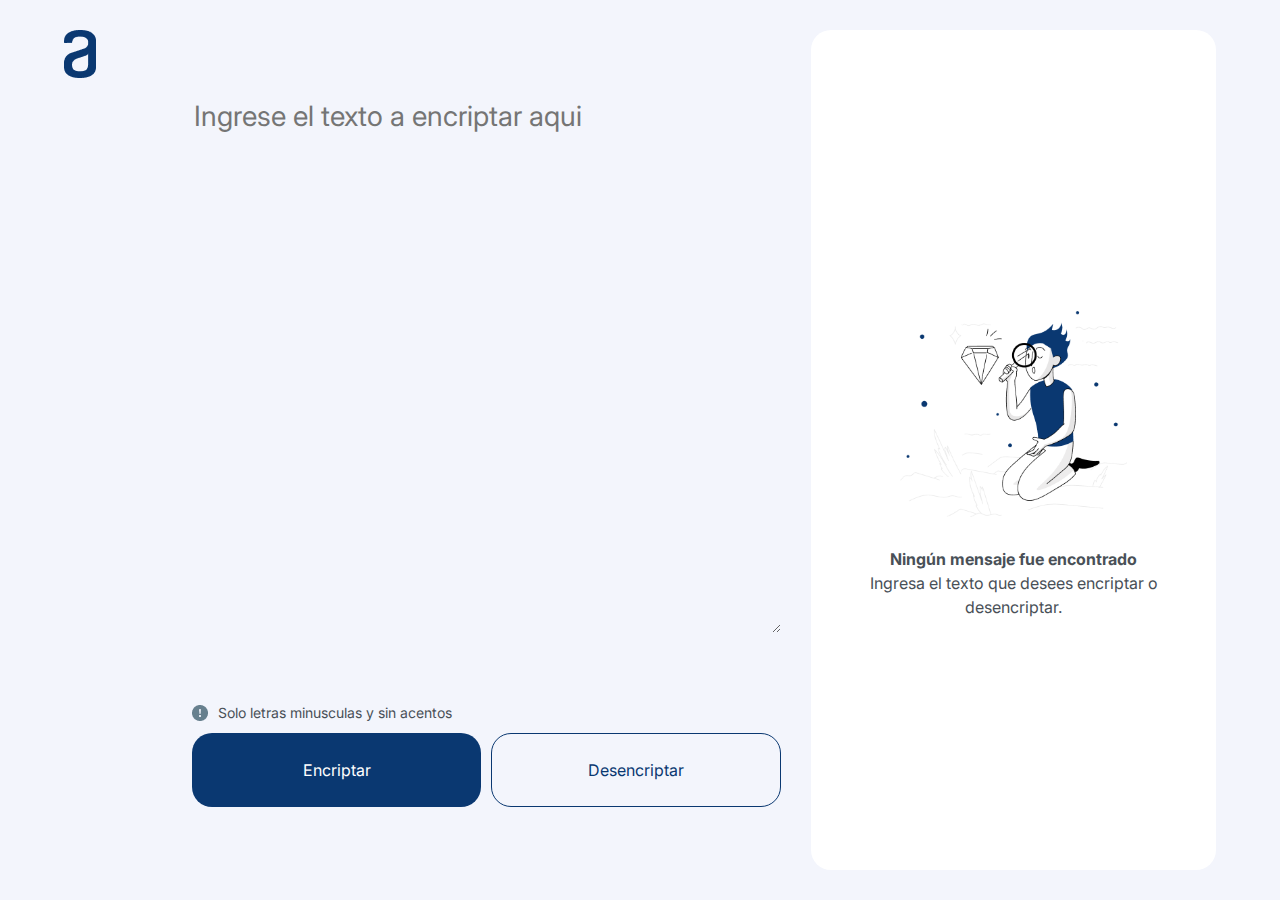
<file: src/index.html>
<!DOCTYPE html>
<html lang="en">
<head>
    <meta charset="UTF-8">
    <meta name="viewport" content="width=device-width, initial-scale=1.0">
    <title>Document</title>
    <link rel="stylesheet" href="./styles.css">
    <!-- fonts -->
    <link rel="preconnect" href="https://fonts.googleapis.com">
    <link rel="preconnect" href="https://fonts.gstatic.com" crossorigin>
    <link href="https://fonts.googleapis.com/css2?family=Inter:wght@100..900&display=swap" rel="stylesheet">
</head>
<body>
    <header>
        <a href="./index.html"><img src="../assets/logo.png" alt="alura"></a> 
    </header>
    <main>
        <div>
            <textarea class="main__input" id="textToEncrypt" placeholder="Ingrese el texto a encriptar aqui"></textarea>
        </div>
        <div>
            <p style="display: flex; gap: 10px; align-items: center;"><span><img src="../assets/bi_exclamation-circle-fill.png"></span>Solo letras minusculas y sin acentos</p>
            <div class="main__buttons">
                <button type="button" id="encrypt">Encriptar</button>
                <button type="button" id="decrypt">Desencriptar</button>
            </div>
        </div>
    </main>
    <aside>
            <div class="aside__display--empty">
                <img src="../assets/notfound.png" alt="">
                <div class="text">
                    <p><strong>Ningún mensaje fue encontrado</strong></p>
                    <p>Ingresa el texto que desees encriptar o desencriptar.</p>
                </div>
            </div>
            <div class="aside__display--content hide">
                <p id="textEncrypted"></p>
                <button type="button" id="copy">Copiar</button>
            </div>
    </aside>
    <script src="index.js"></script>
</body>
</html>
</file>
<file: src/styles.css>
:root {
    --light-blue-100: #F3F5FC;
    --light-blue-200: #EFF1FA;
    --light-blue-300: #E9ECF8;
    --light-blue-400: #AAB2D5;
    --light-blue-500: #757FB2;
    --dark-blue-100: #609ED4;
    --dark-blue-200: #356EA9;
    --dark-blue-300: #0A3871;
    --dark-blue-400: #072B61;
    --dark-blue-500: #052051;
    --gray-100: #CED4DA;
    --gray-200: #ADB5BD;
    --gray-300: #868E96;
    --gray-400: #495057;
    --gray-500: #343A40;
}

*,
*::before,
*::after {
    box-sizing: border-box;
}

* {
    margin: 0;
}

body {
    width: 90%;
    margin: auto;
    padding: 30px 0;
    display: flex;
    flex-direction: column;
    gap: 30px;
    background-color: var(--light-blue-100);
    line-height: 1.5;
    font-family: 'Inter', sans-serif;
    -webkit-font-smoothing: antialiased;
}

img, picture, video, canvas, svg {
    display: block;
    max-width: 100%;
}

input, button, textarea, select {
    font: inherit;
}

p, h1, h2, h3, h4, h5, h6 {
    overflow-wrap: break-word;
}

button {
    width: 100%;
    padding: 24px;
    font-size: 16px;
    border-radius: 20px;
    border: none;
    cursor: pointer;
}

header {
    width: 10%;
}

main {
    display: flex;
    flex-direction: column;
    justify-content: space-evenly;
    height: 100%;
}

.main__input {
    width: 100%;
    height: 60vh;
    font-size: 28px;
    background: transparent;
    color: var(--dark-blue-300);
    border: none;
}

main p {
    font-size: 14px;
    color: var(--gray-400);
    margin-bottom: 10px;
}

.main__buttons {
    display: flex;
    flex-direction: column;
    gap: 10px;
}

button#encrypt {
    background-color: var(--dark-blue-300);
    color: #fff;
}
button#encrypt:hover {
    background-color: var(--dark-blue-100);
}

button#decrypt, 
button#copy {
    background-color: transparent;
    color: var(--dark-blue-300);
    border: 1px solid var(--dark-blue-300);
    transition: 0.2s ease all;
}
button#decrypt:hover, 
button#copy:hover {
    background-color: var(--light-blue-400);
}

aside {
    width: 100%;
    background-color: #fff;
    padding: 40px;
    color: var(--gray-400);
    border-radius: 20px;
}
.aside__display--empty {
    display:flex;
    flex-direction: column;
    justify-content: center;
    align-items: center;
    height: 100%;
}
.aside__display--empty img {
    width: 70%;
    margin: 30px auto;
}

.aside__display--empty p {
    text-align: center;
}

.aside__display--content {
    display: flex;
    flex-direction: column;
    justify-content: space-between;
    gap: 40px;
    height: 100%;
}

.aside__display--content p {
    max-height: 60vh;
    overflow: auto;
    font-size: 28px;
}

.hide {
    display: none;
}

@media (min-width: 768px) {
    .main__buttons {
        flex-direction: row;
    }
}

@media (min-width: 1024px) {
    body {
        height: 100vh;
        flex-direction: row;
        gap: 0px;
    }

    main {
        width: 60%;
        margin: 0 30px;
    }

    aside {
        width: 40%;
    }
}
</file>
